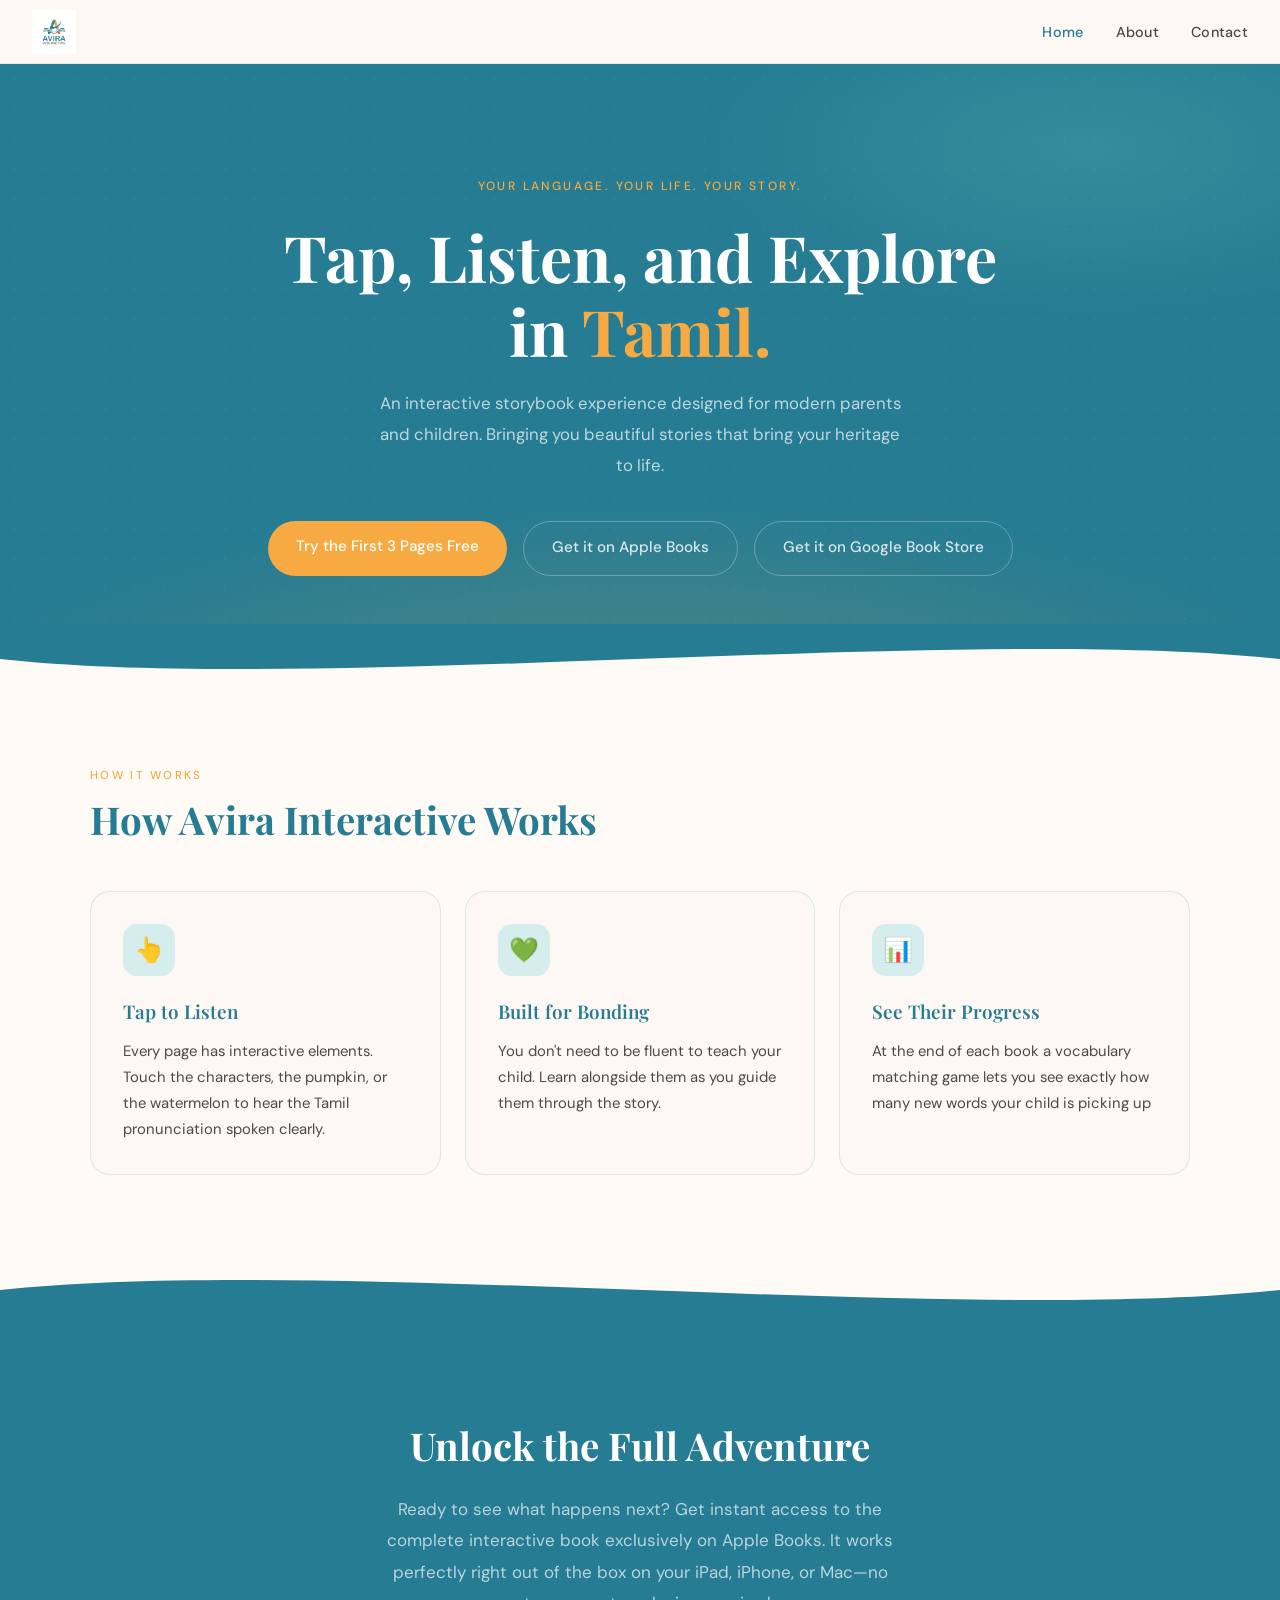
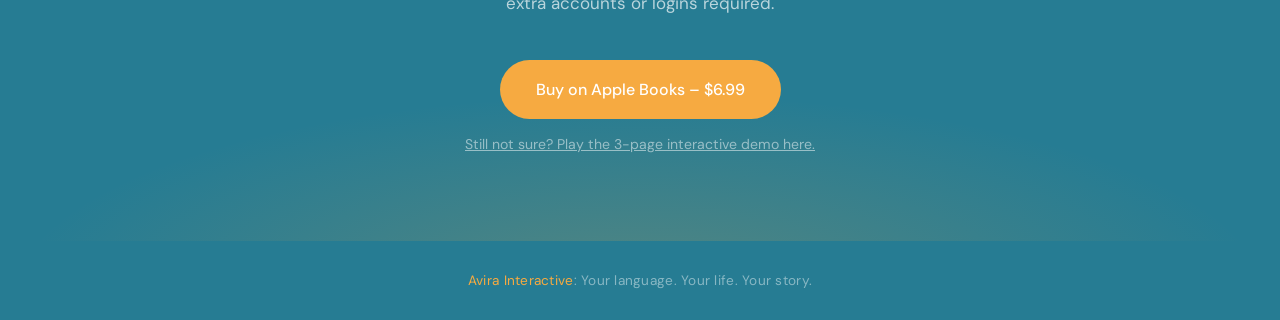
<file: index.html>
<!DOCTYPE html>
<html lang="en">
<head>
<meta charset="UTF-8">
<meta name="viewport" content="width=device-width, initial-scale=1.0">
<title>Avira Interactive – Your Language. Your Life. Your Story.</title>
<link rel="stylesheet" href="style.css">
<link rel="preconnect" href="https://fonts.googleapis.com">
<link rel="preconnect" href="https://fonts.gstatic.com" crossorigin>
<link href="https://fonts.googleapis.com/css2?family=Playfair+Display:ital,wght@0,400;0,600;0,700;1,400;1,600&family=DM+Sans:opsz,wght@9..40,300;9..40,400;9..40,500&display=swap" rel="stylesheet">

</head>
<body>

<nav>
  <span class="nav-logo" onclick="showPage('home')"><img src="[data-uri]" alt="Avira Interactive logo" /></span>
  <ul class="nav-links">
    <li><a href="index.html" id="nav-home" class="active">Home</a></li>
    <li><a href="pages/about.html" id="nav-about">About</a></li>
    <li><a href="pages/contact.html" id="nav-contact">Contact</a></li>
  </ul>
</nav>

<!-- ===================== HOME ===================== -->
<div id="page-home" class="page active">

  <section class="hero">
    <div class="hero-dots"></div>
    <p class="hero-tagline">Your language. Your life. Your story.</p>
    <h1>Tap, Listen, and Explore<br>in <em>Tamil.</em></h1>
    <p class="hero-sub"> An interactive storybook experience designed for modern parents and children. Bringing you beautiful stories that bring your heritage to life.</p>
    <div class="btn-group">
      <a href="#" class="btn-primary">Try the First 3 Pages Free</a>
      <a href="#" class="btn-secondary">Get it on Apple Books</a>
      <a href="#" class="btn-secondary">Get it on Google Book Store</a>
    </div>
  </section>

  <div class="wave" style="background:var(--deep-green);">
    <svg viewBox="0 0 1440 70" preserveAspectRatio="none" xmlns="http://www.w3.org/2000/svg">
      <path d="M0,35 C360,70 1080,0 1440,35 L1440,70 L0,70 Z" fill="#FEFAF6"/>
    </svg>
  </div>

  <div class="features-wrap">
    <div style="max-width:1100px; margin: 0 auto;">
      <p class="section-label">How it works</p>
      <p class="section-title">How Avira Interactive Works</p>
    </div>
    <div class="features-grid">
      <div class="feature-card">
        <div class="feature-icon">👆</div>
        <h3>Tap to Listen</h3>
        <p>Every page has interactive elements. Touch the characters, the pumpkin, or the watermelon to hear the Tamil pronunciation spoken clearly.</p>
      </div>
      <div class="feature-card">
        <div class="feature-icon">💚</div>
        <h3>Built for Bonding</h3>
        <p>You don't need to be fluent to teach your child. Learn alongside them as you guide them through the story.</p>
      </div>
      <div class="feature-card">
        <div class="feature-icon">📊</div>
        <h3>See Their Progress</h3>
        <p>At the end of each book a vocabulary matching game lets you see exactly how many new words your child is picking up</p>
      </div>
    </div>
  </div>

  <div class="wave" style="background:var(--warm-white);">
    <svg viewBox="0 0 1440 70" preserveAspectRatio="none" xmlns="http://www.w3.org/2000/svg">
      <path d="M0,35 C360,0 1080,70 1440,35 L1440,70 L0,70 Z" fill="#267C93"/>
    </svg>
  </div>

  <section class="checkout-section">
    <h2>Unlock the Full Adventure</h2>
    <p>Ready to see what happens next? Get instant access to the complete interactive book exclusively on Apple Books. It works perfectly right out of the box on your iPad, iPhone, or Mac—no extra accounts or logins required.</p>
    <div class="checkout-btns">
      <a href="#" class="btn-primary" style="font-size:1rem; padding: 1rem 2.25rem;">Buy on Apple Books – $6.99</a>
      <button class="text-link">Still not sure? Play the 3-page interactive demo here.</button>
    </div>
    
  </section>

  <footer>
    <span>Avira Interactive</span>: Your language. Your life. Your story.
  </footer>
</div>



<script>
  function showPage(id) {
    document.querySelectorAll('.page').forEach(p => p.classList.remove('active'));
    document.querySelectorAll('.nav-links a').forEach(a => a.classList.remove('active'));
    document.getElementById('page-' + id).classList.add('active');
    document.getElementById('nav-' + id).classList.add('active');
    window.scrollTo({ top: 0, behavior: 'instant' });
  }

  function toggleFaq(btn) {
    const item = btn.closest('.faq-item');
    const wasOpen = item.classList.contains('open');
    document.querySelectorAll('.faq-item').forEach(i => i.classList.remove('open'));
    if (!wasOpen) item.classList.add('open');
  }
</script>
</body>
</html>
</file>
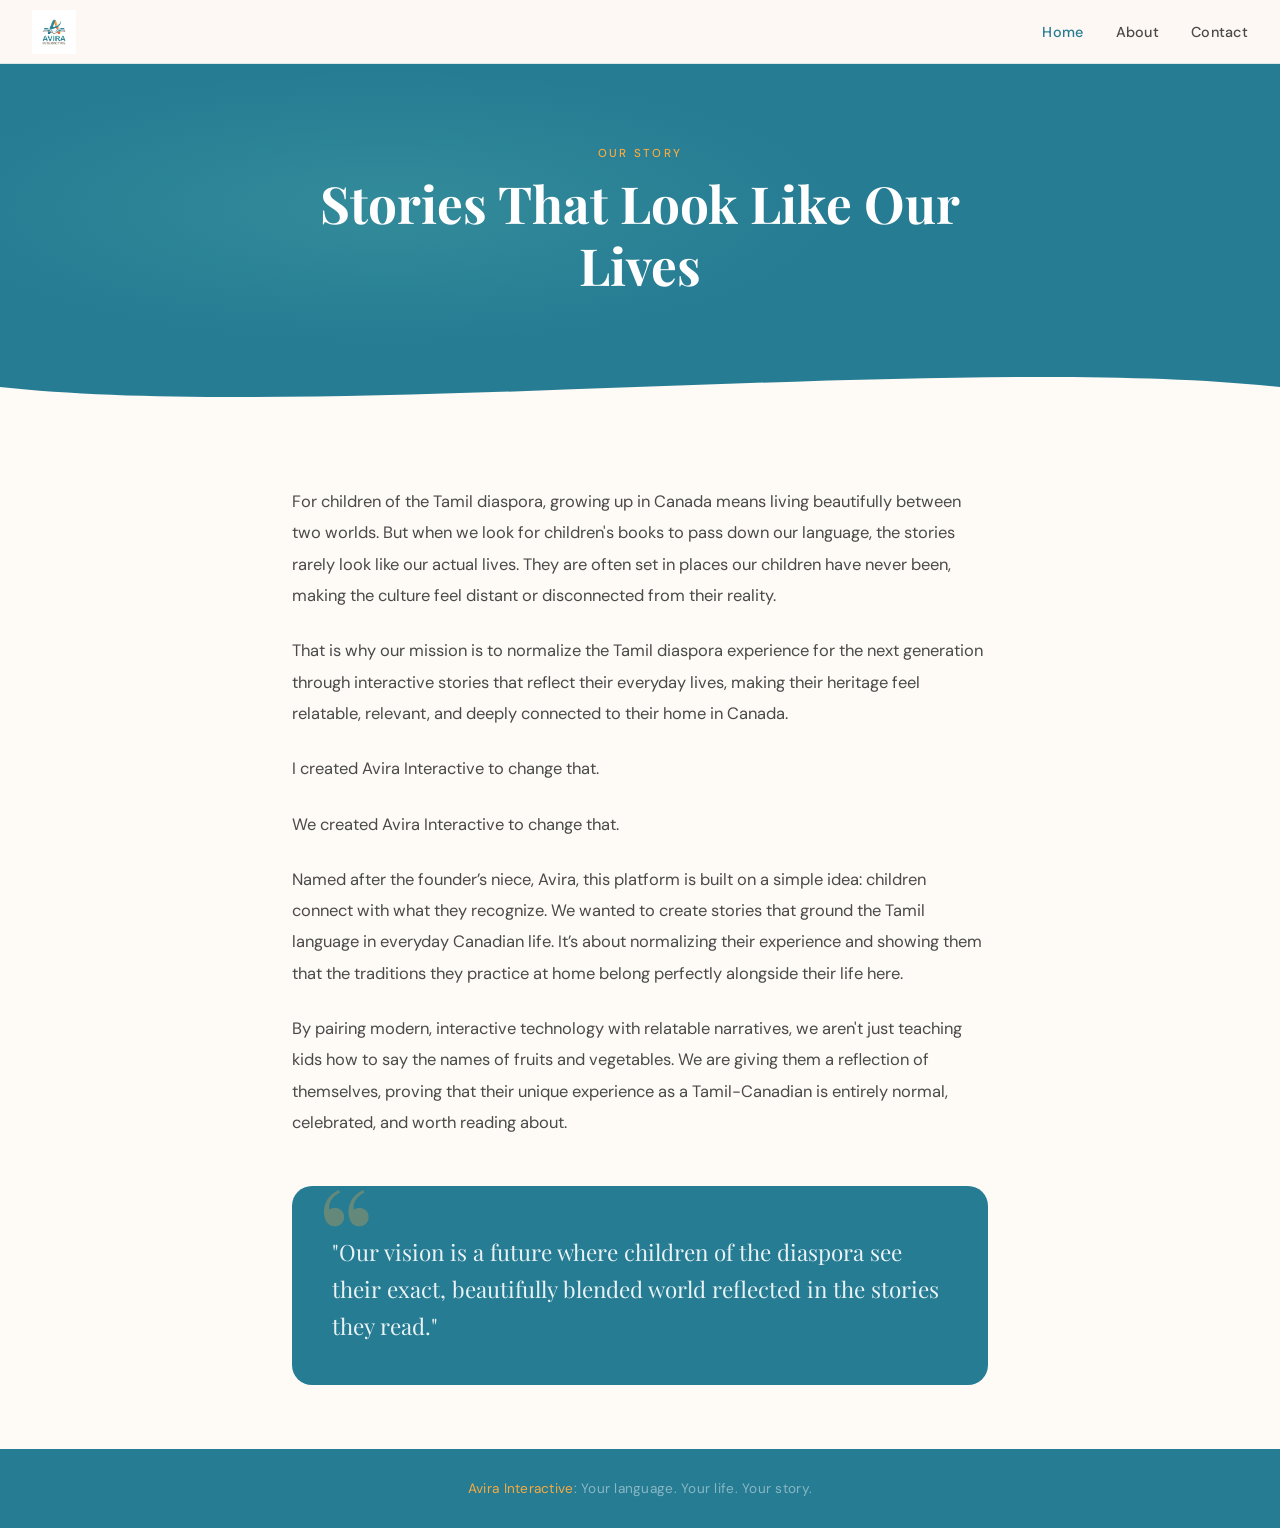
<file: pages/about.html>
<!DOCTYPE html>
<html lang="en">
<head>
<meta charset="UTF-8">
<meta name="viewport" content="width=device-width, initial-scale=1.0">
<title>Avira Interactive – Your Language. Your Life. Your Story.</title>
<link rel="stylesheet" href="../style.css">
<link rel="preconnect" href="https://fonts.googleapis.com">
<link rel="preconnect" href="https://fonts.gstatic.com" crossorigin>
<link href="https://fonts.googleapis.com/css2?family=Playfair+Display:ital,wght@0,400;0,600;0,700;1,400;1,600&family=DM+Sans:opsz,wght@9..40,300;9..40,400;9..40,500&display=swap" rel="stylesheet">

</head>
<body>

<nav>
  <span class="nav-logo" onclick="showPage('home')"><img src="[data-uri]" alt="Avira Interactive logo" /></span>
  <ul class="nav-links">
    <li><a href="../index.html" id="nav-home" class="active">Home</a></li>
    <li><a href="about.html" id="nav-about">About</a></li>
    <li><a href="contact.html" id="nav-contact">Contact</a></li>
  </ul>
</nav>

<!-- ===================== ABOUT ===================== -->
<div id="page-about" class="page">

  <div class="about-hero">
    <div style="max-width:700px; margin:0 auto; position:relative;">
      <p class="section-label" style="color:var(--saffron);">Our Story</p>
      <h1>Stories That Look Like Our Lives</h1>
    </div>
  </div>

  <div class="wave" style="background:var(--deep-green);">
    <svg viewBox="0 0 1440 70" preserveAspectRatio="none" xmlns="http://www.w3.org/2000/svg">
      <path d="M0,35 C360,70 1080,0 1440,35 L1440,70 L0,70 Z" fill="#FEFAF6"/>
    </svg>
  </div>

  <div style="background:var(--warm-white);">
    <div class="about-body">
      <p>For children of the Tamil diaspora, growing up in Canada means living beautifully between two worlds. But when we look for children's books to pass down our language, the stories rarely look like our actual lives. They are often set in places our children have never been, making the culture feel distant or disconnected from their reality.</p>
      <p>That is why our mission is to normalize the Tamil diaspora experience for the next generation through interactive stories that reflect their everyday lives, making their heritage feel relatable, relevant, and deeply connected to their home in Canada.</p>
      <p>I created Avira Interactive to change that.</p>
      <p>We created Avira Interactive to change that.</p>
      <p>Named after the founder’s niece, Avira, this platform is built on a simple idea: children connect with what they recognize. We wanted to create stories that ground the Tamil language in everyday Canadian life. It’s about normalizing their experience and showing them that the traditions they practice at home belong perfectly alongside their life here.</p>
      <p>By pairing modern, interactive technology with relatable narratives, we aren't just teaching kids how to say the names of fruits and vegetables. We are giving them a reflection of themselves, proving that their unique experience as a Tamil-Canadian is entirely normal, celebrated, and worth reading about.</p>
      <div class="pull-quote">
        <p>"Our vision is a future where children of the diaspora see their exact, beautifully blended world reflected in the stories they read."</p>
      </div>
    </div>
  </div>

  <footer>
    <span>Avira Interactive</span>: Your language. Your life. Your story.
  </footer>
</div>

<script>
  function showPage(id) {
    document.querySelectorAll('.page').forEach(p => p.classList.remove('active'));
    document.querySelectorAll('.nav-links a').forEach(a => a.classList.remove('active'));
    document.getElementById('page-' + id).classList.add('active');
    document.getElementById('nav-' + id).classList.add('active');
    window.scrollTo({ top: 0, behavior: 'instant' });
  }

  function toggleFaq(btn) {
    const item = btn.closest('.faq-item');
    const wasOpen = item.classList.contains('open');
    document.querySelectorAll('.faq-item').forEach(i => i.classList.remove('open'));
    if (!wasOpen) item.classList.add('open');
  }
</script>
</body>
</file>
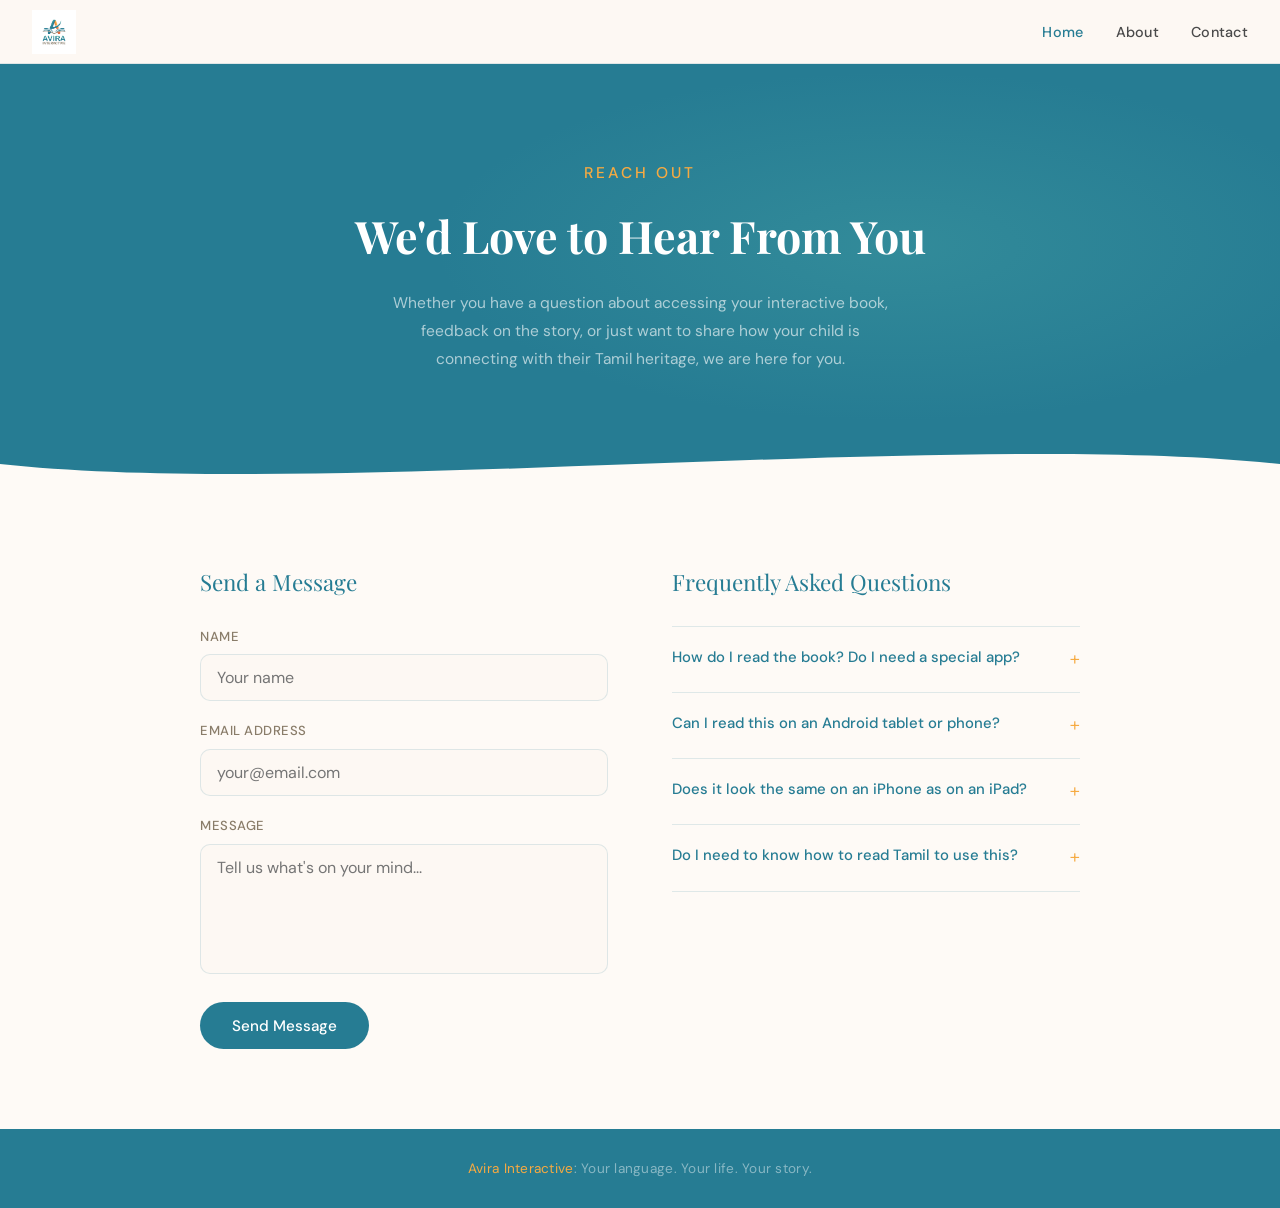
<file: pages/contact.html>
<!DOCTYPE html>
<html lang="en">
<head>
<meta charset="UTF-8">
<meta name="viewport" content="width=device-width, initial-scale=1.0">
<title>Avira Interactive – Your Language. Your Life. Your Story.</title>
<link rel="stylesheet" href="../style.css">
<link rel="preconnect" href="https://fonts.googleapis.com">
<link rel="preconnect" href="https://fonts.gstatic.com" crossorigin>
<link href="https://fonts.googleapis.com/css2?family=Playfair+Display:ital,wght@0,400;0,600;0,700;1,400;1,600&family=DM+Sans:opsz,wght@9..40,300;9..40,400;9..40,500&display=swap" rel="stylesheet">

</head>

<body>

<nav>
  <span class="nav-logo" onclick="showPage('home')"><img src="[data-uri]" alt="Avira Interactive logo" /></span>
  <ul class="nav-links">
    <li><a href="../index.html" id="nav-home" class="active">Home</a></li>
    <li><a href="about.html" id="nav-about">About</a></li>
    <li><a href="contact.html" id="nav-contact">Contact</a></li>
  </ul>
</nav>

<!-- ===================== CONTACT ===================== -->
<div id="page-contact" class="page">

  <div class="contact-hero">
    <div style="position:relative;">
      <p class="section-label" style="color:var(--saffron);">Reach Out</p>
      <h1>We'd Love to Hear From You</h1>
      <p>Whether you have a question about accessing your interactive book, feedback on the story, or just want to share how your child is connecting with their Tamil heritage, we are here for you.</p>
    </div>
  </div>

  <div class="wave" style="background:var(--deep-green);">
    <svg viewBox="0 0 1440 70" preserveAspectRatio="none" xmlns="http://www.w3.org/2000/svg">
      <path d="M0,35 C360,70 1080,0 1440,35 L1440,70 L0,70 Z" fill="#FEFAF6"/>
    </svg>
  </div>

  <div class="contact-wrap">
    <div class="contact-grid">

      <div>
        <form name="contact" method="POST" netlify data-netlify-recaptcha="true" netlify-honeypot="bot-field" action="/templates/success.html">
        <p class="form-label">Send a Message</p>
        <div class="form-field">
          <label>Name</label>
          <input type="text" placeholder="Your name">
        </div>
        <div class="form-field">
          <label>Email Address</label>
          <input type="email" placeholder="your@email.com">
        </div>
        <div class="form-field">
          <label>Message</label>
          <textarea placeholder="Tell us what's on your mind..."></textarea>
        </div>
        <button class="btn-submit">Send Message</button>
        </form>
      </div>

      <div>
        <p class="faq-label">Frequently Asked Questions</p>

        <div class="faq-item">
          <button class="faq-question" onclick="toggleFaq(this)">
            How do I read the book? Do I need a special app?
            <span class="faq-toggle">+</span>
          </button>
          <p class="faq-answer">Avira Interactive is currently available exclusively through Apple Books and is intended for use on the Apple iPad. If you have an iPad, or Mac, the Apple Books app is already built into your device! Just purchase the book from the store, and it will instantly appear in your library ready to read.</p>
        </div>

        <div class="faq-item">
          <button class="faq-question" onclick="toggleFaq(this)">
            Can I read this on an Android tablet or phone?
            <span class="faq-toggle">+</span>
          </button>
          <p class="faq-answer">For our initial launch, we are strictly on Apple Books. This ensures our highly interactive tap-to-listen features and animations work perfectly for your little ones. We are actively exploring Android options for the future!</p>
        </div>

        <div class="faq-item">
          <button class="faq-question" onclick="toggleFaq(this)">
            Does it look the same on an iPhone as on an iPad?
            <span class="faq-toggle">+</span>
          </button>
          <p class="faq-answer">The story is specially formatted for the larger screen of an iPad to give you and your child the best "sit-together" interactive reading experience. You can absolutely still enjoy it on your iPhone—the pages will simply scale down to fit your screen safely without stretching the beautiful artwork.</p>
        </div>

        <div class="faq-item">
          <button class="faq-question" onclick="toggleFaq(this)">
            Do I need to know how to read Tamil to use this?
            <span class="faq-toggle">+</span>
          </button>
          <p class="faq-answer">Not at all. The interactive audio does the heavy lifting. Simply tap the characters, fruits, and objects on the page, and you and your child can learn the pronunciations together.</p>
        </div>
      </div>

    </div>
  </div>

  <footer>
    <span>Avira Interactive</span>: Your language. Your life. Your story.
  </footer>
</div>

<script>
  function showPage(id) {
    document.querySelectorAll('.page').forEach(p => p.classList.remove('active'));
    document.querySelectorAll('.nav-links a').forEach(a => a.classList.remove('active'));
    document.getElementById('page-' + id).classList.add('active');
    document.getElementById('nav-' + id).classList.add('active');
    window.scrollTo({ top: 0, behavior: 'instant' });
  }

  function toggleFaq(btn) {
    const item = btn.closest('.faq-item');
    const wasOpen = item.classList.contains('open');
    document.querySelectorAll('.faq-item').forEach(i => i.classList.remove('open'));
    if (!wasOpen) item.classList.add('open');
  }
</script>
</body>
</file>
<file: style.css>
*, *::before, *::after { box-sizing: border-box; margin: 0; padding: 0; }

:root {
--cream: #FDF8F3;
--warm-white: #FEFAF6;
--deep-green: #267C93;
--mid-green: #4eada9;
--light-green: #D5EEED;
--saffron: #F6AA41;
--saffron-light: #FEF0D5;
--saffron-dark: #E98840;
--text-dark: #1A1A1A;
--text-mid: #4A4A4A;
--text-light: #897C69;
--border: rgba(38,124,147,0.14);
--blue-green: #4eada9;
--gradient: #267C93;
--grey: #897C69;
--Ayellow: #F6AA41;
--Aorange: #E98840;
--Adarkorange: #e16a3f;
}

html { scroll-behavior: smooth; }

body {
font-family: 'DM Sans', sans-serif;
background: var(--cream);
color: var(--text-dark);
font-size: 17px;
line-height: 1.7;
overflow-x: hidden;
}

nav {
position: fixed;
top: 0; left: 0; right: 0;
z-index: 100;
background: rgba(253,248,243,0.94);
backdrop-filter: blur(12px);
border-bottom: 1px solid var(--border);
padding: 0 2rem;
display: flex;
align-items: center;
justify-content: space-between;
height: 64px;
}

.nav-logo {
display: flex;
align-items: center;
cursor: pointer;
text-decoration: none;
}

.nav-logo img {
height: 44px;
width: auto;
object-fit: contain;
}

.nav-links {
display: flex;
gap: 2rem;
list-style: none;
}

.nav-links a {
color: var(--text-mid);
text-decoration: none;
font-size: 0.9rem;
font-weight: 500;
letter-spacing: 0.02em;
transition: color 0.2s;
cursor: pointer;
}

.nav-links a:hover, .nav-links a.active { color: var(--deep-green); }

.page {min-height: 100vh; padding-top: 64px; }
.page.active { display: block; }

/* HERO */
.hero {
background: var(--deep-green);
position: relative;
overflow: hidden;
padding: 7rem 2rem 3rem;
text-align: center;
}

.hero::before {
content: '';
position: absolute;
inset: 0;
background:
    radial-gradient(ellipse 80% 60% at 50% 120%, rgba(246,170,65,0.22) 0%, transparent 70%),
    radial-gradient(ellipse 50% 50% at 85% 15%, rgba(78,173,169,0.35) 0%, transparent 60%);
pointer-events: none;
}

.hero-dots {
position: absolute;
inset: 0;
opacity: 0.04;
background-image: radial-gradient(circle, #fff 1px, transparent 1px);
background-size: 30px 30px;
pointer-events: none;
}

.hero-tagline {
font-size: 0.75rem;
font-weight: 500;
letter-spacing: 0.2em;
text-transform: uppercase;
color: var(--saffron);
margin-bottom: 1.5rem;
position: relative;
}

.hero h1 {
font-family: 'Playfair Display', serif;
font-size: clamp(2.4rem, 5vw, 4.2rem);
font-weight: 700;
color: #fff;
line-height: 1.15;
margin-bottom: 1.25rem;
position: relative;
}

.hero h1 em {color: var(--saffron);font-style: normal; }

.hero-sub {
font-size: 1.05rem;
color: rgba(255,255,255,0.7);
max-width: 540px;
margin: 0 auto 2.5rem;
position: relative;
line-height: 1.85;
}

.btn-group {
display: flex;
gap: 1rem;
justify-content: center;
flex-wrap: wrap;
position: relative;
}

.btn-primary {
background: var(--saffron);
color: #fff;
border: none;
padding: 0.85rem 1.75rem;
border-radius: 100px;
font-family: 'DM Sans', sans-serif;
font-size: 0.95rem;
font-weight: 500;
cursor: pointer;
text-decoration: none;
display: inline-block;
transition: background 0.2s, transform 0.15s;
}

.btn-primary:hover { background: var(--saffron-dark); transform: translateY(-2px); }

.btn-secondary {
background: transparent;
color: rgba(255,255,255,0.82);
border: 1.5px solid rgba(255,255,255,0.28);
padding: 0.85rem 1.75rem;
border-radius: 100px;
font-family: 'DM Sans', sans-serif;
font-size: 0.95rem;
font-weight: 500;
cursor: pointer;
text-decoration: none;
display: inline-block;
transition: border-color 0.2s, color 0.2s, transform 0.15s;
}

.btn-secondary:hover { border-color: rgba(255,255,255,0.65); color: #fff; transform: translateY(-2px); }

.hero-fruits {
display: flex;
justify-content: center;
gap: 1.5rem;
margin-top: 4rem;
position: relative;
}

.fruit-badge {
width: 68px;
height: 68px;
border-radius: 50%;
background: rgba(255,255,255,0.07);
border: 1px solid rgba(255,255,255,0.14);
display: flex;
align-items: center;
justify-content: center;
font-size: 1.8rem;
backdrop-filter: blur(4px);
animation: float 4s ease-in-out infinite;
}

.fruit-badge:nth-child(2) { animation-delay: 1s; }
.fruit-badge:nth-child(3) { animation-delay: 2s; }
.fruit-badge:nth-child(4) { animation-delay: 0.5s; }

@keyframes float {
0%, 100% { transform: translateY(0); }
50% { transform: translateY(-8px); }
}

.wave { display: block; overflow: hidden; line-height: 0; }
.wave svg { display: block; width: 100%; height: 70px; }

/* FEATURES */
.features-wrap {
background: var(--warm-white);
padding: 4.5rem 2rem 5rem;
}

.section-label {
font-size: 0.72rem;
letter-spacing: 0.2em;
text-transform: uppercase;
color: var(--saffron);
font-weight: 500;
margin-bottom: 0.6rem;
}

.section-title {
font-family: 'Playfair Display', serif;
font-size: clamp(1.7rem, 3vw, 2.5rem);
font-weight: 700;
color: var(--deep-green);
margin-bottom: 3rem;
line-height: 1.25;
max-width: 1100px;
}

.features-grid {
max-width: 1100px;
margin: 0 auto;
display: grid;
grid-template-columns: repeat(auto-fit, minmax(280px, 1fr));
gap: 1.5rem;
}

.feature-card {
background: var(--cream);
border: 1px solid var(--border);
border-radius: 20px;
padding: 2rem;
transition: transform 0.22s, box-shadow 0.22s;
}

.feature-card:hover {
transform: translateY(-4px);
box-shadow: 0 16px 48px rgba(38,124,147,0.12);
}

.feature-icon {
width: 52px;
height: 52px;
border-radius: 14px;
background: var(--light-green);
display: flex;
align-items: center;
justify-content: center;
font-size: 1.5rem;
margin-bottom: 1.25rem;
}

.feature-card h3 {
font-family: 'Playfair Display', serif;
font-size: 1.18rem;
font-weight: 600;
color: var(--deep-green);
margin-bottom: 0.6rem;
}

.feature-card p { font-size: 0.93rem; color: var(--text-mid); line-height: 1.75; }

/* CHECKOUT */
.checkout-section {
background: var(--deep-green);
padding: 5.5rem 2rem;
text-align: center;
position: relative;
overflow: hidden;
}

.checkout-section::before {
content: '';
position: absolute;
inset: 0;
background: radial-gradient(ellipse 70% 55% at 50% 110%, rgba(246,170,65,0.22) 0%, transparent 70%);
pointer-events: none;
}

.checkout-section h2 {
font-family: 'Playfair Display', serif;
font-size: clamp(1.8rem, 3vw, 2.7rem);
color: #fff;
margin-bottom: 1rem;
position: relative;
}

.checkout-section > p {
color: rgba(255,255,255,0.68);
max-width: 520px;
margin: 0 auto 2.5rem;
line-height: 1.85;
position: relative;
}

.checkout-btns {
display: flex;
flex-direction: column;
align-items: center;
gap: 1rem;
position: relative;
}

.text-link {
color: rgba(255,255,255,0.5);
font-size: 0.88rem;
text-decoration: underline;
cursor: pointer;
background: none;
border: none;
font-family: 'DM Sans', sans-serif;
transition: color 0.2s;
}

.text-link:hover { color: rgba(255,255,255,0.8); }

/* ABOUT */
.about-hero {
background: var(--deep-green);
padding: 5rem 2rem 3.5rem;
text-align: center;
position: relative;
overflow: hidden;
}

.about-hero::before {
content: '';
position: absolute;
inset: 0;
background: radial-gradient(ellipse 60% 80% at 30% 50%, rgba(78,173,169,0.3) 0%, transparent 60%);
pointer-events: none;
}

.about-hero h1 {
font-family: 'Playfair Display', serif;
font-size: clamp(2rem, 4vw, 3.2rem);
color: #fff;
line-height: 1.2;
position: relative;
}

.about-body {
max-width: 760px;
margin: 0 auto;
padding: 4rem 2rem;
background: var(--warm-white);
}

.about-body p {
margin-bottom: 1.5rem;
color: var(--text-mid);
font-size: 1.03rem;
line-height: 1.9;
}

.about-body strong { color: var(--deep-green); font-weight: 500; }

.pull-quote {
background: var(--deep-green);
color: #fff;
padding: 3rem 2.5rem 2.5rem;
border-radius: 20px;
margin: 3rem 0 0;
position: relative;
overflow: hidden;
}

.pull-quote::before {
content: '\201C';
font-family: 'Playfair Display', serif;
font-size: 9rem;
color: rgba(246,170,65,0.3);
position: absolute;
top: -1.5rem;
left: 1.5rem;
line-height: 1;
pointer-events: none;
}

.pull-quote p {
font-family: 'Playfair Display', serif;
font-size: clamp(1.1rem, 2vw, 1.4rem);
line-height: 1.65;
color: rgba(255,255,255,0.9);
margin: 0;
position: relative;
z-index: 1;
}

/* CONTACT */
.contact-hero {
background: var(--deep-green);
padding: 5rem 2rem 3.5rem;
text-align: center;
position: relative;
overflow: hidden;
}

.contact-hero::before {
content: '';
position: absolute;
inset: 0;
background: radial-gradient(ellipse 60% 80% at 70% 50%, rgba(78,173,169,0.3) 0%, transparent 60%);
pointer-events: none;
}

.contact-hero h1 {
font-family: 'Playfair Display', serif;
font-size: clamp(1.8rem, 3.5vw, 3rem);
color: #fff;
position: relative;
}

.contact-hero p {
color: rgba(255,255,255,0.62);
margin-top: 1rem;
max-width: 500px;
margin-left: auto;
margin-right: auto;
font-size: 0.97rem;
line-height: 1.8;
position: relative;
}

.contact-wrap {
background: var(--warm-white);
padding: 4rem 2rem 5rem;
}

.contact-grid {
max-width: 880px;
margin: 0 auto;
display: grid;
grid-template-columns: 1fr 1fr;
gap: 4rem;
}

@media (max-width: 660px) {
.contact-grid { grid-template-columns: 1fr; gap: 2.5rem; }
}

.form-label {
font-family: 'Playfair Display', serif;
font-size: 1.4rem;
color: var(--deep-green);
margin-bottom: 1.5rem;
}

.form-field { margin-bottom: 1.2rem; }

.form-field label {
display: block;
font-size: 0.82rem;
font-weight: 500;
color: var(--text-light);
margin-bottom: 0.4rem;
letter-spacing: 0.04em;
text-transform: uppercase;
}

.form-field input,
.form-field textarea {
width: 100%;
padding: 0.75rem 1rem;
border: 1.5px solid var(--border);
border-radius: 10px;
font-family: 'DM Sans', sans-serif;
font-size: 1rem;
background: var(--cream);
color: var(--text-dark);
transition: border-color 0.2s;
outline: none;
resize: none;
}

.form-field input:focus,
.form-field textarea:focus { border-color: var(--mid-green); }

.form-field textarea { height: 130px; }

.btn-submit {
background: var(--deep-green);
color: #fff;
border: none;
padding: 0.85rem 2rem;
border-radius: 100px;
font-family: 'DM Sans', sans-serif;
font-size: 0.95rem;
font-weight: 500;
cursor: pointer;
transition: background 0.2s;
}

.btn-submit:hover { background: var(--mid-green); }

.faq-label {
font-family: 'Playfair Display', serif;
font-size: 1.4rem;
color: var(--deep-green);
margin-bottom: 1.5rem;
}

.faq-item { border-top: 1px solid var(--border); padding: 1.2rem 0; }
.faq-item:last-child { border-bottom: 1px solid var(--border); }

.faq-question {
font-weight: 500;
color: var(--deep-green);
font-size: 0.93rem;
cursor: pointer;
display: flex;
justify-content: space-between;
align-items: flex-start;
gap: 1rem;
background: none;
border: none;
width: 100%;
text-align: left;
font-family: 'DM Sans', sans-serif;
padding: 0;
line-height: 1.5;
}

.faq-toggle {
font-size: 1.2rem;
color: var(--saffron);
flex-shrink: 0;
line-height: 1.4;
transition: transform 0.2s;
font-weight: 300;
}

.faq-answer {
font-size: 0.9rem;
color: var(--text-mid);
line-height: 1.8;
margin-top: 0.85rem;
display: none;
}

.faq-item.open .faq-answer { display: block; }
.faq-item.open .faq-toggle { transform: rotate(45deg); }

footer {
background: var(--deep-green);
color: rgba(255,255,255,0.45);
text-align: center;
padding: 1.75rem 2rem;
font-size: 0.85rem;
letter-spacing: 0.02em;
}

footer span { color: var(--saffron); }

@keyframes fadeUp {
from { opacity: 0; transform: translateY(20px); }
to { opacity: 1; transform: translateY(0); }
}

.hero-tagline { animation: fadeUp 0.55s ease both; }
.hero h1 { animation: fadeUp 0.55s 0.1s ease both; }
.hero-sub { animation: fadeUp 0.55s 0.2s ease both; }
.btn-group { animation: fadeUp 0.55s 0.3s ease both; }
.hero-fruits { animation: fadeUp 0.55s 0.42s ease both; }
</file>
